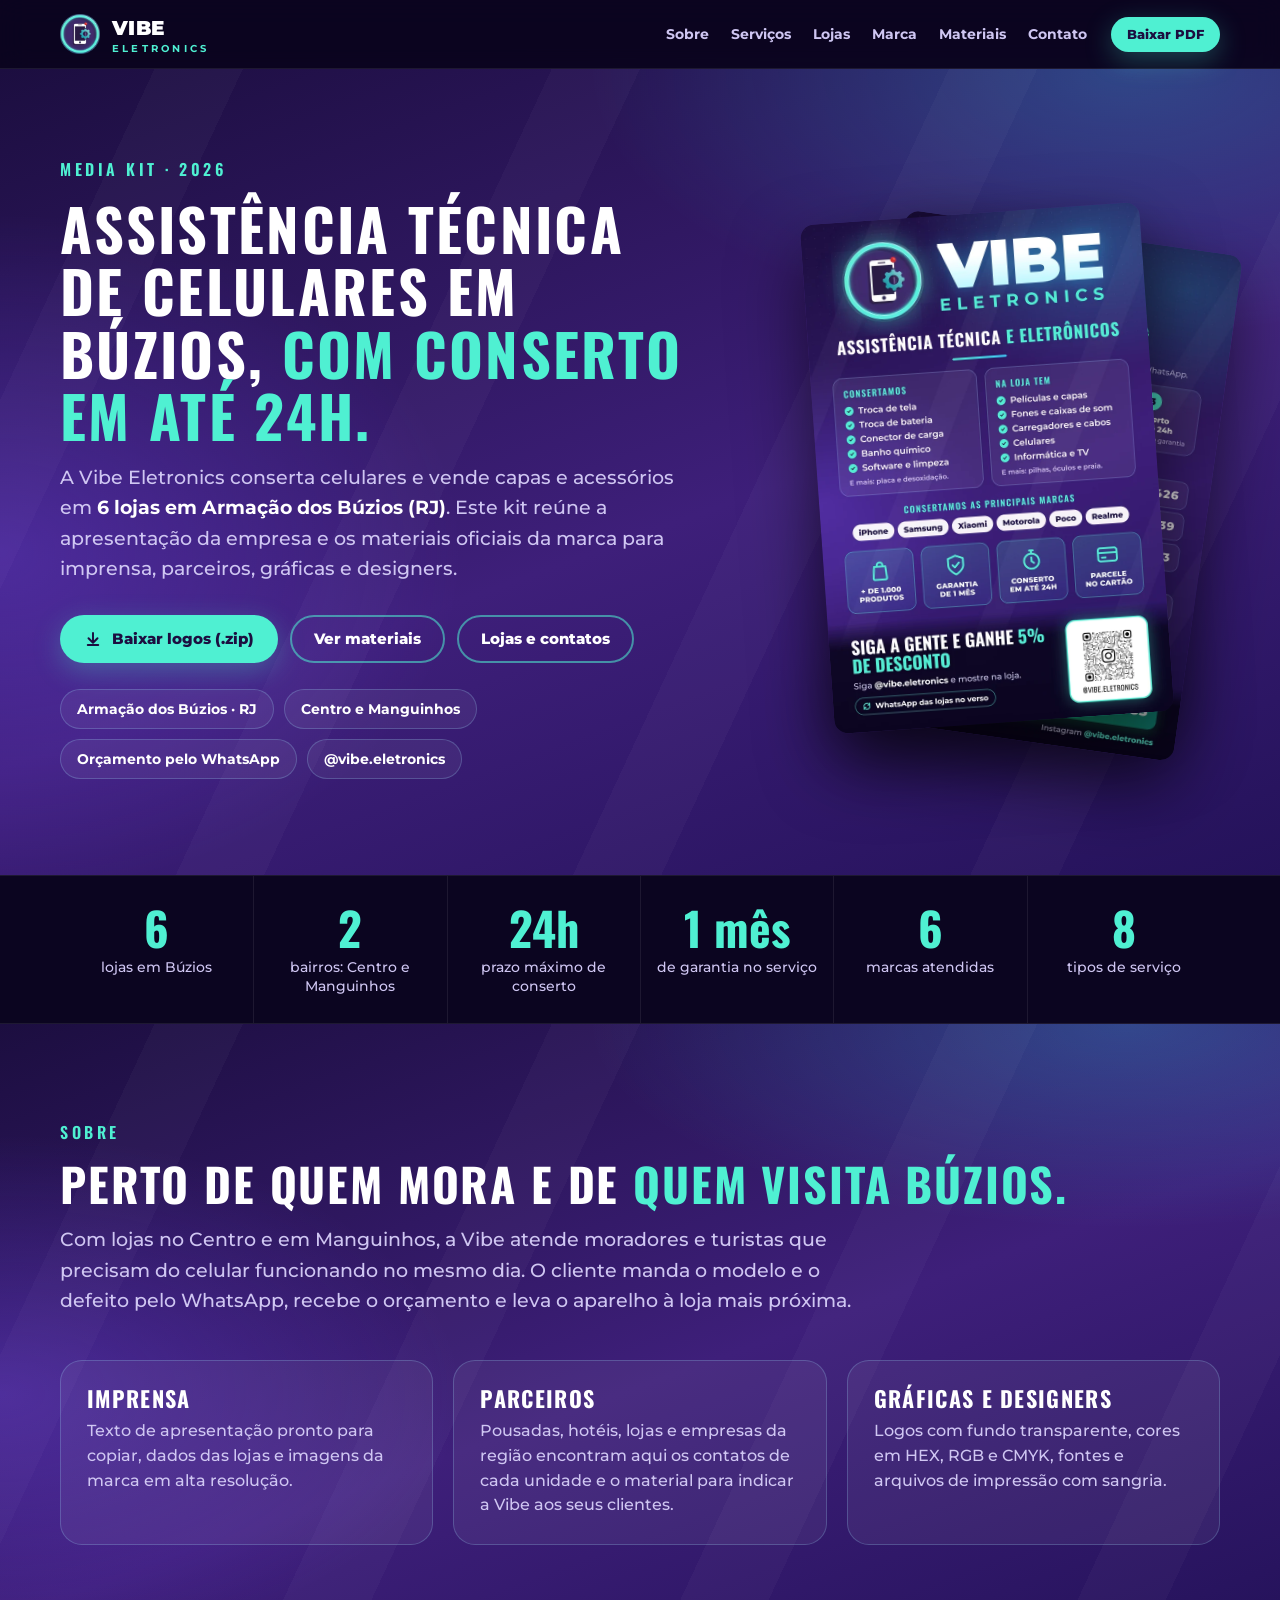
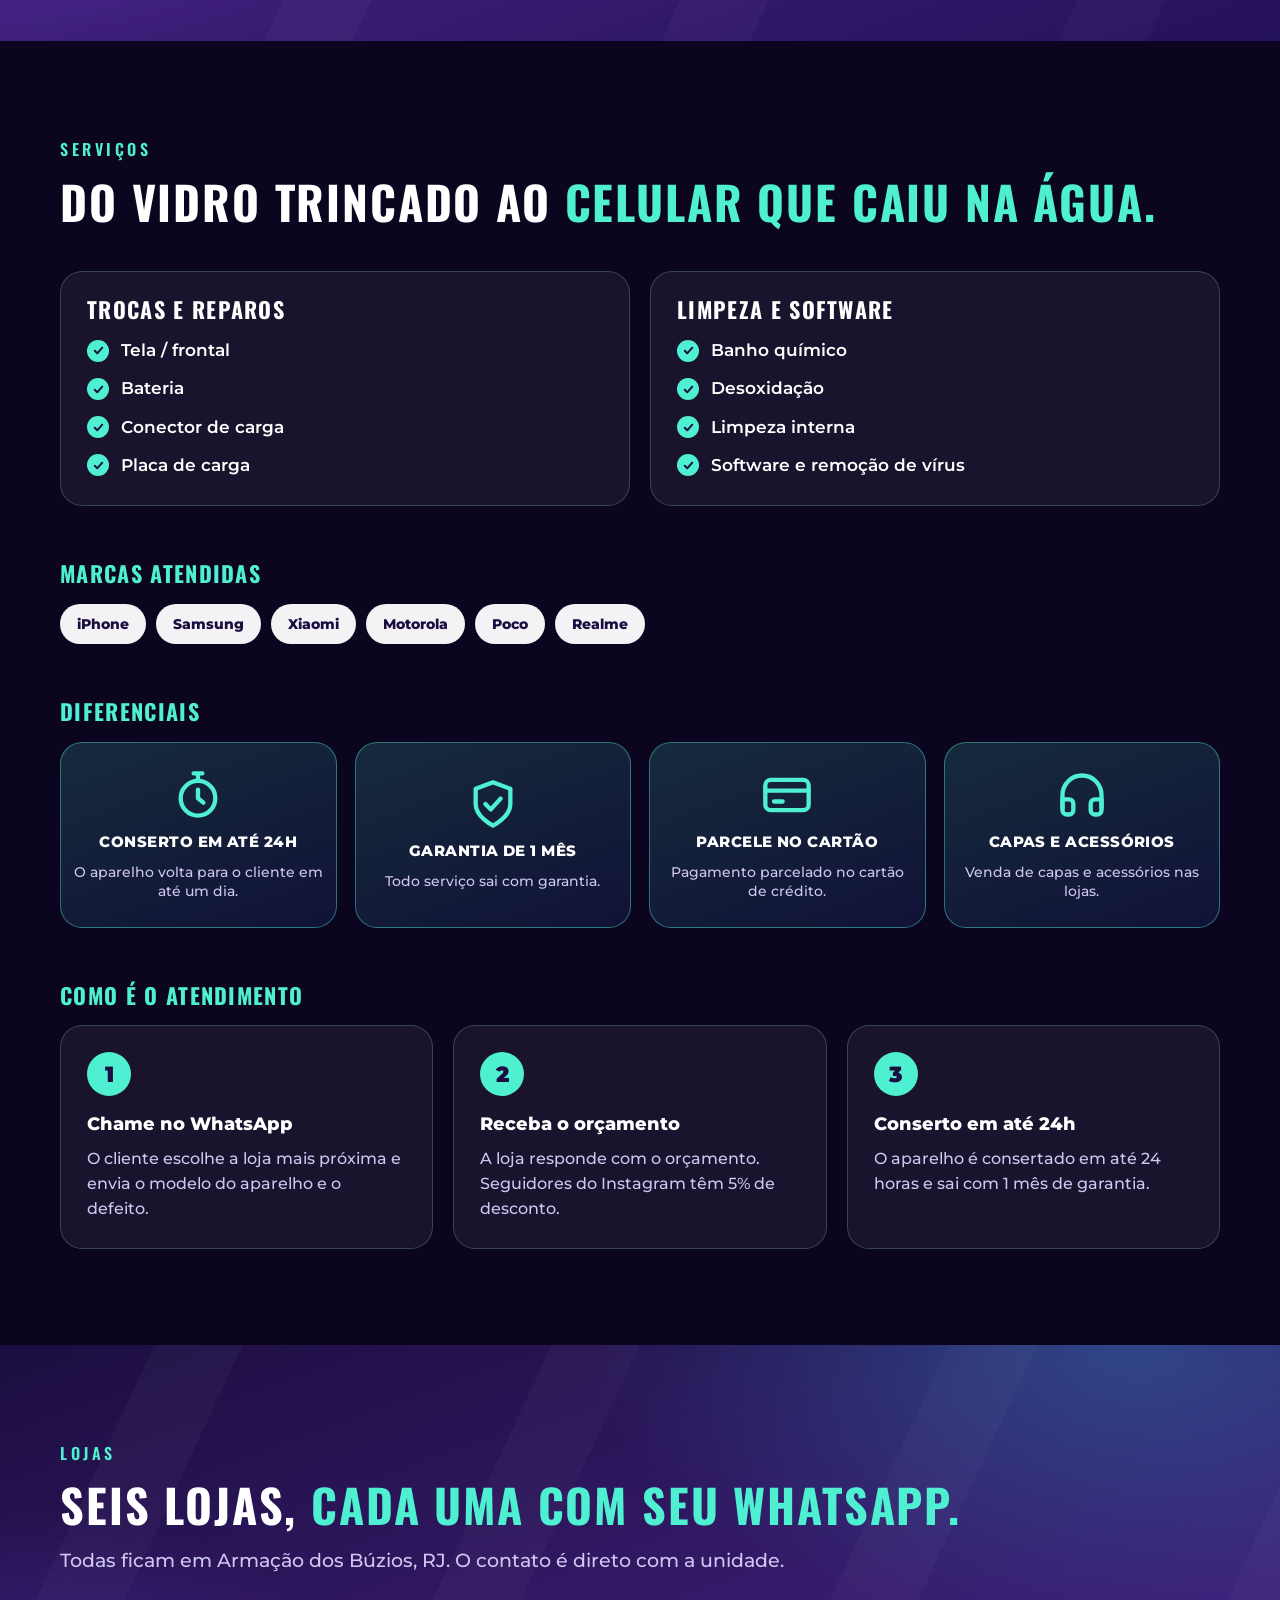
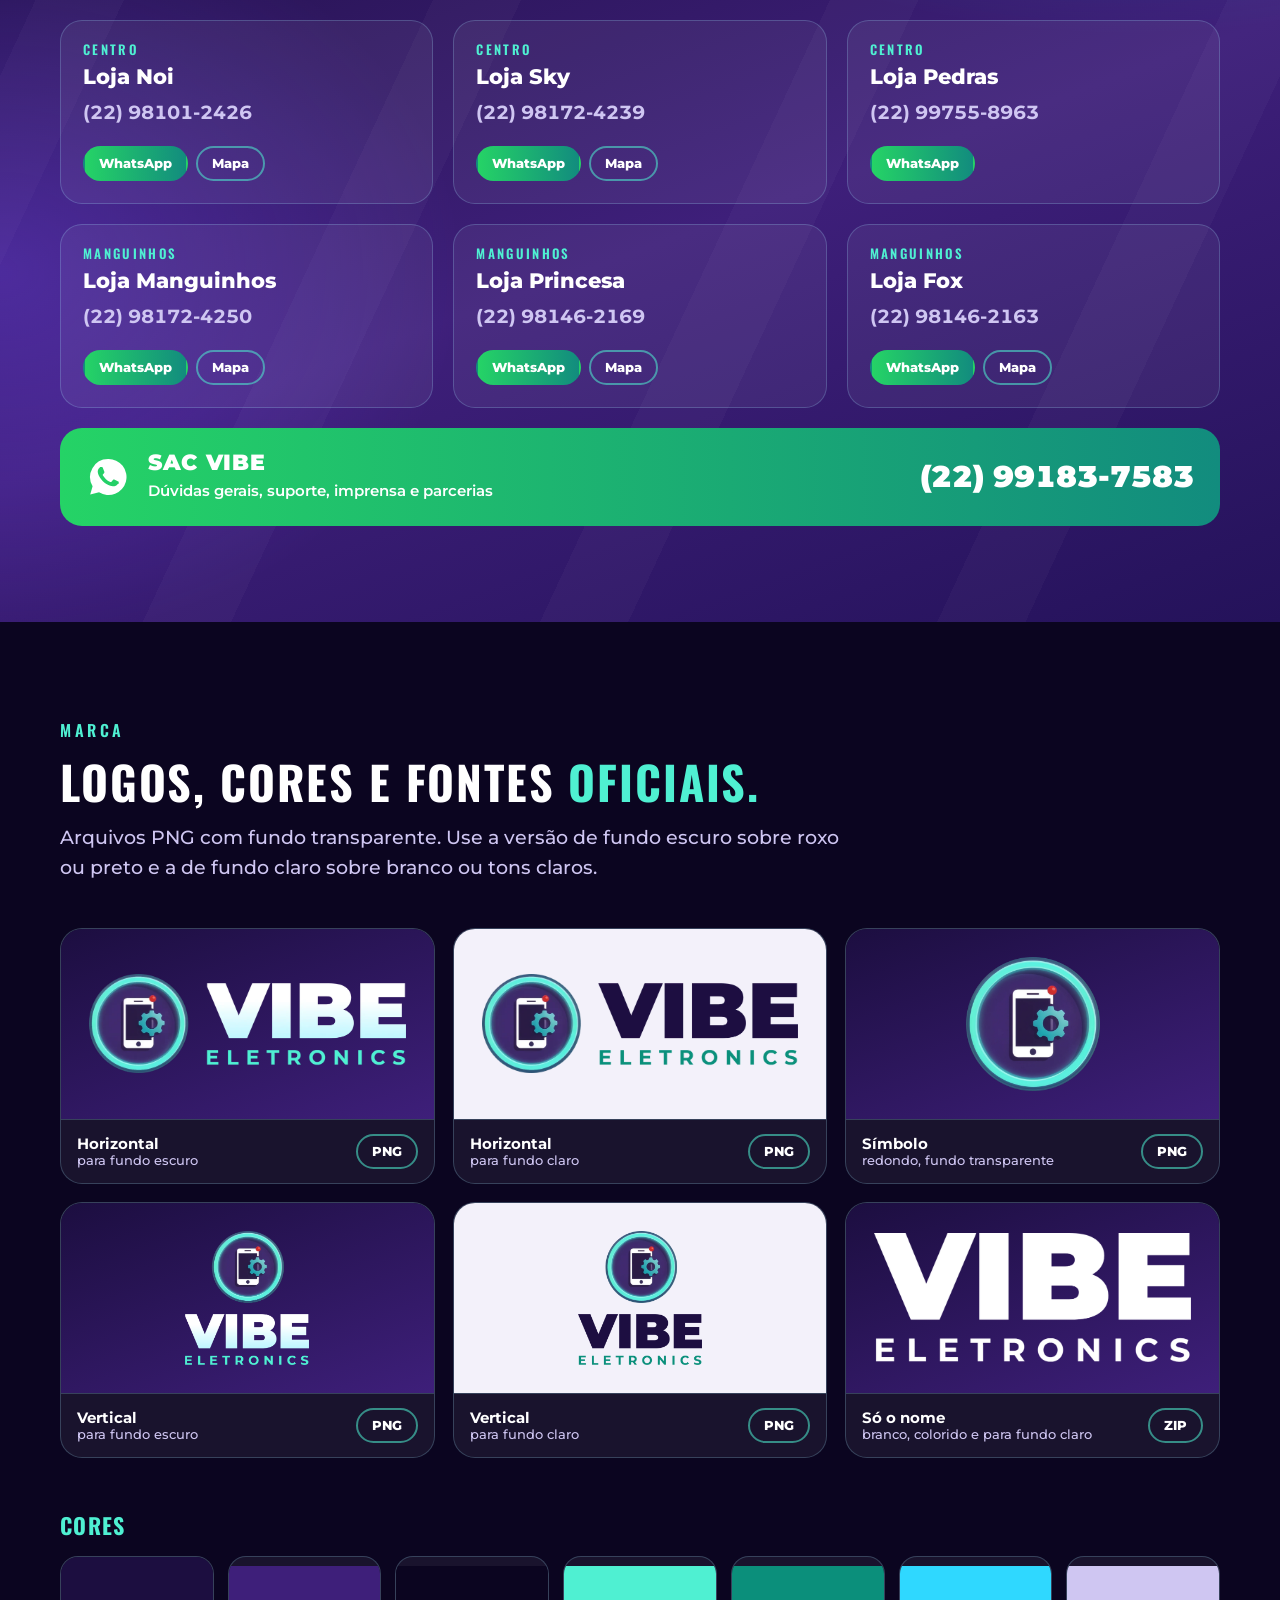
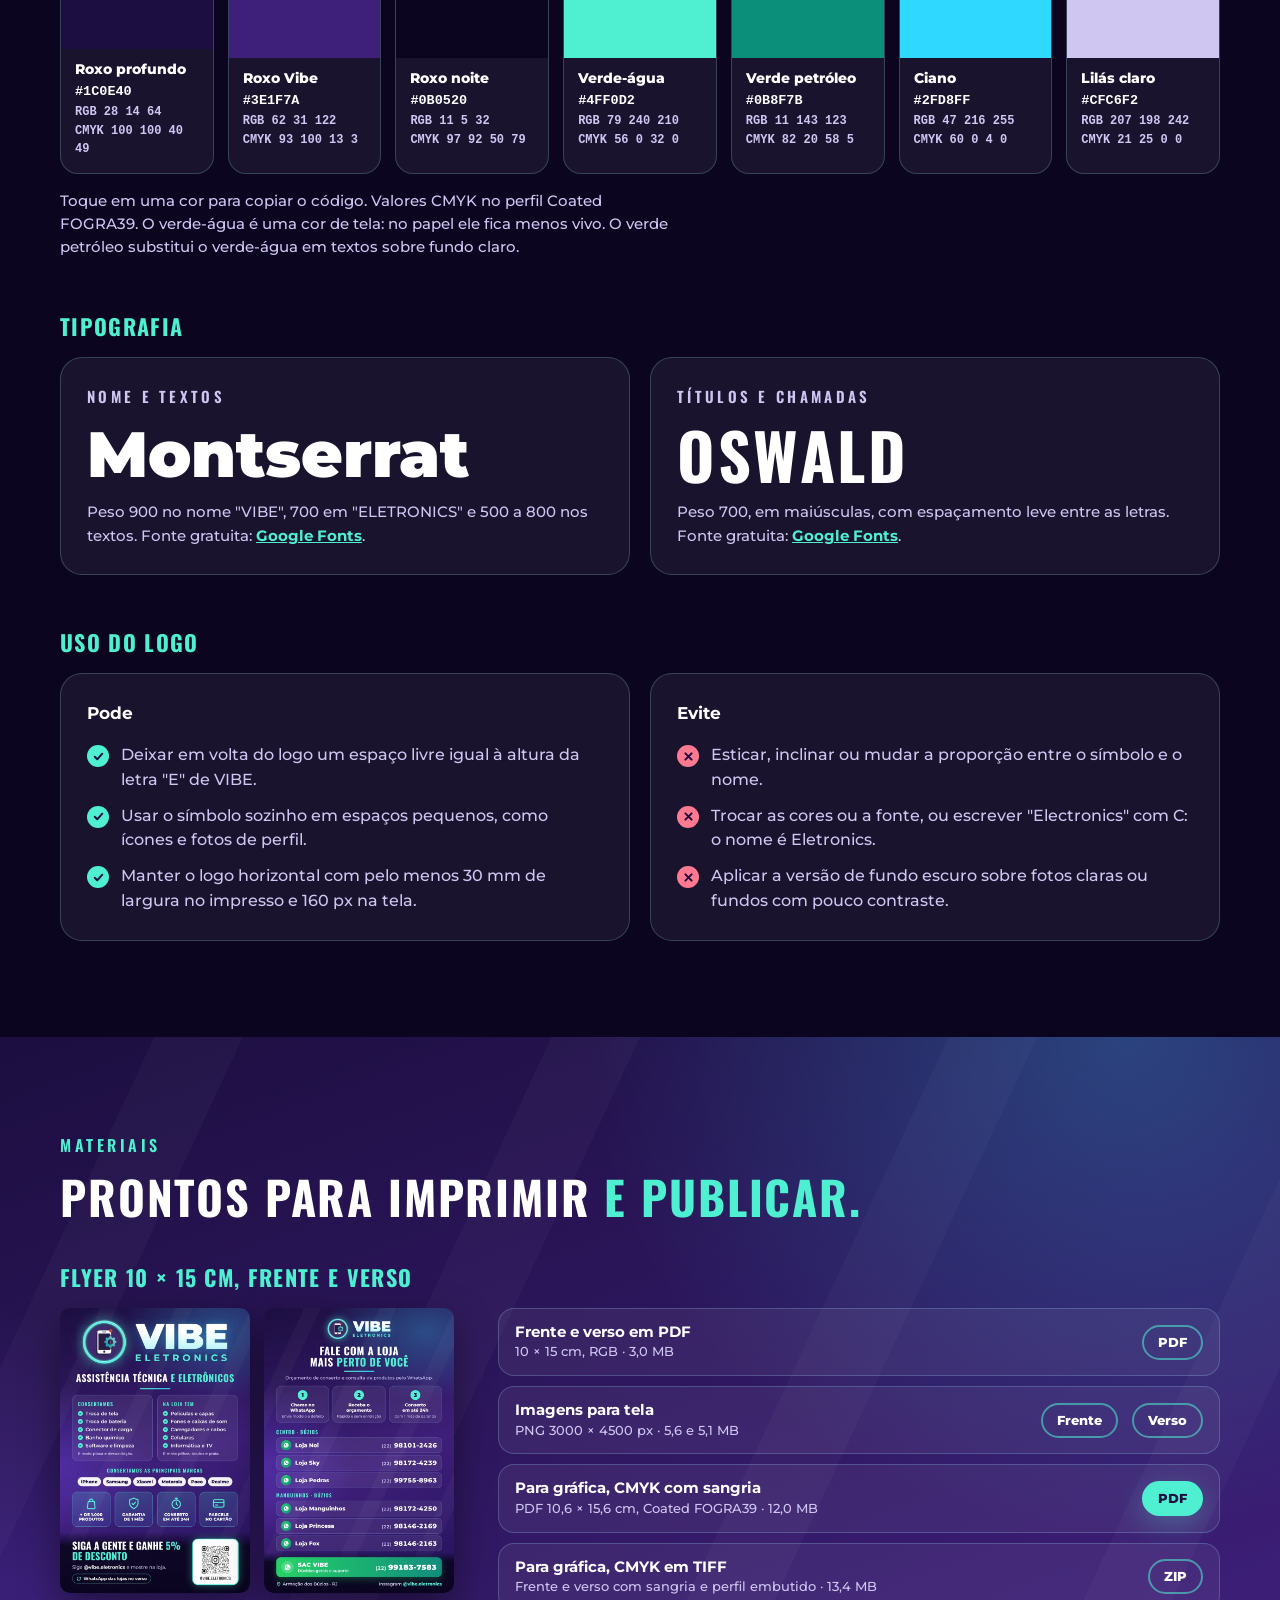
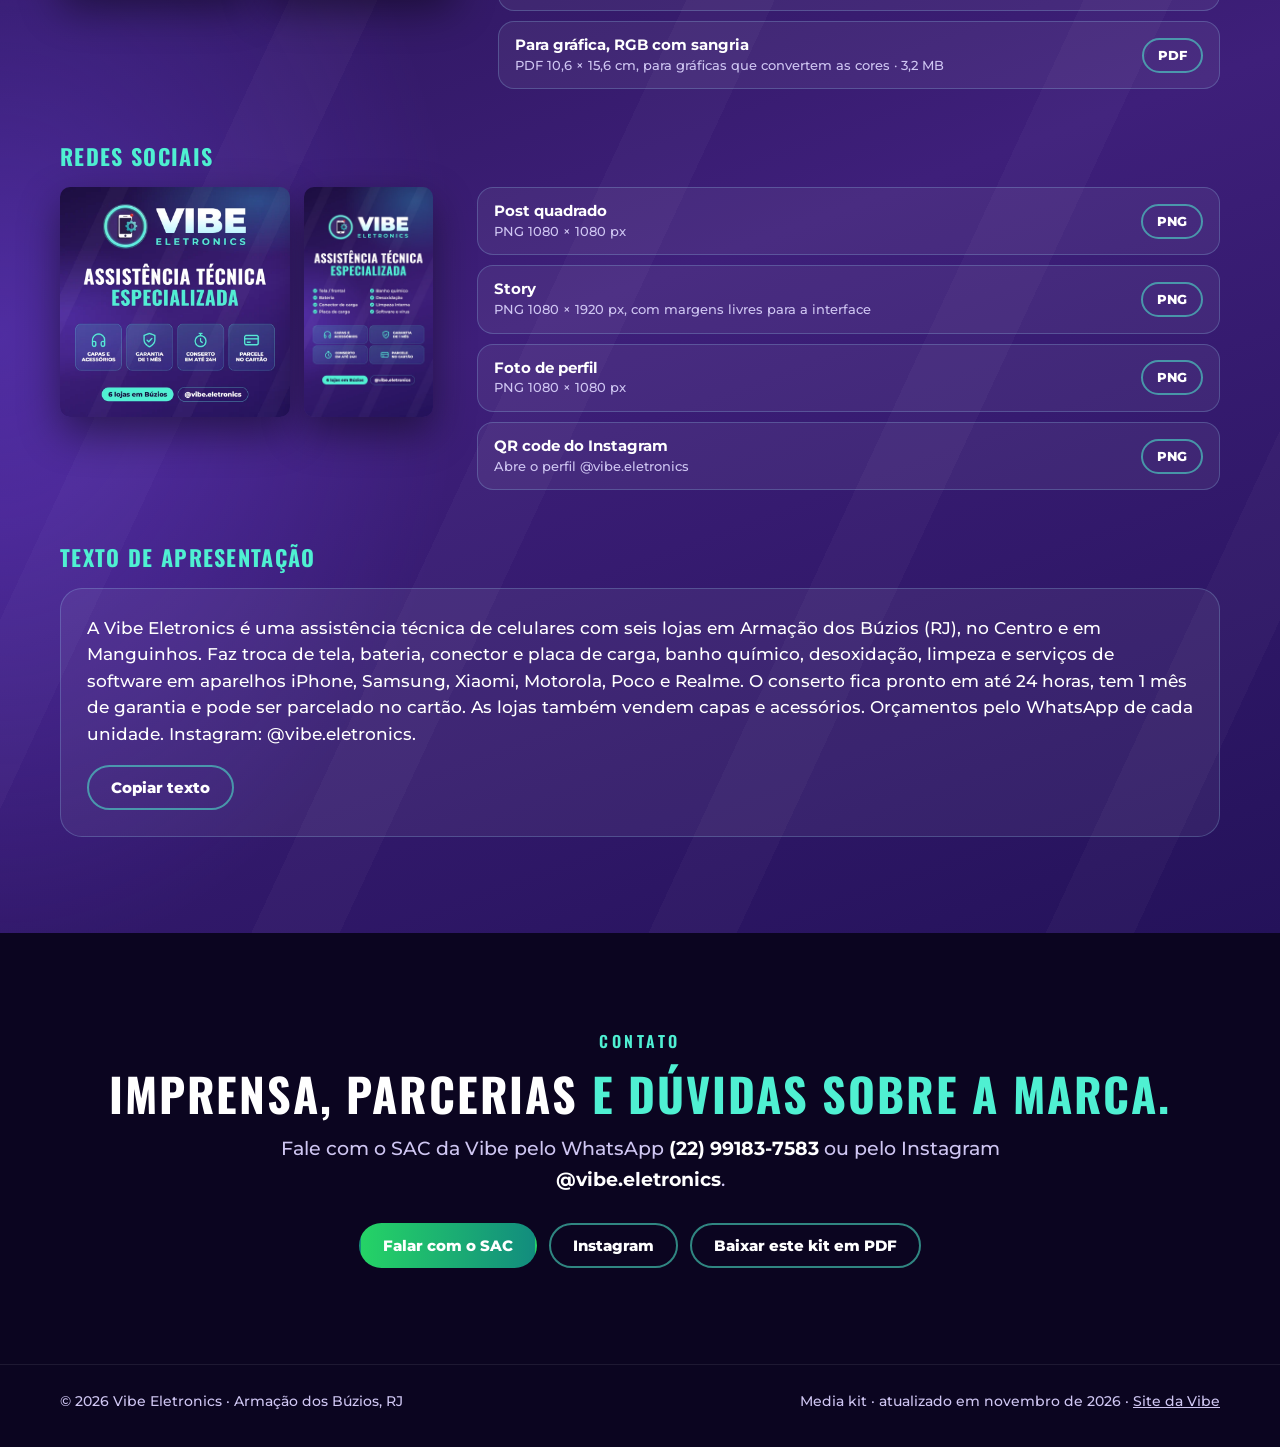
<file: index.html>
<!doctype html>
<html lang="pt-BR">
<head>
<meta charset="utf-8">
<meta name="viewport" content="width=device-width, initial-scale=1, viewport-fit=cover">
<title>Vibe Eletronics · Media kit</title>
<meta name="description" content="Media kit da Vibe Eletronics: assistência técnica de celulares com 6 lojas em Armação dos Búzios, RJ. Apresentação, logos, cores, flyer e artes para download.">
<meta property="og:title" content="Vibe Eletronics · Media kit">
<meta property="og:description" content="Assistência técnica de celulares com 6 lojas em Búzios. Apresentação, logos, cores, flyer e artes para download.">
<meta property="og:image" content="https://blade0667.github.io/vibe-media-kit/img/og.jpg">
<meta property="og:url" content="https://blade0667.github.io/vibe-media-kit/">
<meta property="og:type" content="website">
<meta name="theme-color" content="#0b0520">
<link rel="icon" href="img/icone.png">
<link rel="preconnect" href="https://fonts.googleapis.com">
<link rel="preconnect" href="https://fonts.gstatic.com" crossorigin>
<link rel="stylesheet" href="https://fonts.googleapis.com/css2?family=Montserrat:wght@500;600;700;800;900&family=Oswald:wght@500;600;700&display=swap">
<style>
/* Layout: mesma identidade do flyer — roxo profundo, verde-água, cartões de vidro, títulos em Oswald */
:root {
  --bg0: #0b0520; --bg1: #1c0e40; --bg2: #3e1f7a;
  --mint: #4ff0d2; --cyan: #2fd8ff; --muted: #cfc6f2; --text: #fff;
  --glass: rgba(255,255,255,.06); --line: rgba(160,230,255,.22);
  --wa: #25d366;
  --max: 1160px; --gut: clamp(18px, 4vw, 40px);
}
* { box-sizing: border-box; margin: 0; padding: 0; }
html { scroll-behavior: smooth; scroll-padding-top: 84px; }
body {
  font-family: "Montserrat", "Segoe UI", sans-serif; font-weight: 500; font-size: 17px; line-height: 1.6;
  color: var(--text); background: var(--bg0);
  -webkit-print-color-adjust: exact; print-color-adjust: exact;
  overflow-x: hidden;
}
img { max-width: 100%; height: auto; display: block; }
a { color: inherit; }
:focus-visible { outline: 3px solid var(--mint); outline-offset: 3px; border-radius: 6px; }
.wrap { width: min(var(--max), 100% - 2 * var(--gut)); margin-inline: auto; }

/* fundo com feixes, igual ao flyer */
.glow { position: relative; isolation: isolate; }
.glow::before {
  content: ""; position: absolute; inset: 0; z-index: -1;
  background:
    radial-gradient(70% 55% at 88% 0%, rgba(47,216,255,.24), transparent 60%),
    radial-gradient(60% 70% at 0% 60%, rgba(124,77,255,.34), transparent 60%),
    repeating-linear-gradient(115deg, transparent 0 140px, rgba(255,255,255,.028) 140px 220px, transparent 220px 360px),
    linear-gradient(160deg, var(--bg1) 0%, var(--bg2) 55%, #24125a 100%);
}

/* ---------- Tipos ---------- */
h1, h2, h3, .osw { font-family: "Oswald", sans-serif; font-weight: 700; text-transform: uppercase; letter-spacing: .04em; line-height: 1.08; }
h1 { font-size: clamp(34px, 4.7vw, 58px); }
h2 { font-size: clamp(30px, 4.2vw, 46px); }
h3 { font-size: 22px; letter-spacing: .06em; }
em { font-style: normal; color: var(--mint); }
.eyebrow { font-family: "Oswald", sans-serif; font-weight: 600; font-size: 16px; letter-spacing: .22em; text-transform: uppercase; color: var(--mint); margin-bottom: 14px; }
.lead { color: var(--muted); font-size: clamp(17px, 1.6vw, 19px); max-width: 62ch; margin-top: 16px; }
.lead b, p b { color: #fff; font-weight: 700; }
section { padding: clamp(56px, 8vw, 96px) 0; }
.head { margin-bottom: clamp(28px, 4vw, 44px); }

/* ---------- Peças ---------- */
.card { background: var(--glass); border: 1.5px solid var(--line); border-radius: 22px; }
.btn {
  display: inline-flex; align-items: center; justify-content: center; gap: 10px;
  padding: 13px 22px; border-radius: 999px; border: 2px solid transparent;
  font: 800 15px/1 "Montserrat", sans-serif; text-decoration: none; cursor: pointer; white-space: nowrap;
  transition: transform .15s, box-shadow .15s, background .15s;
}
.btn svg { width: 18px; height: 18px; flex: none; }
.btn:hover { transform: translateY(-2px); }
.btn.cheio { background: var(--mint); color: var(--bg1); box-shadow: 0 8px 28px rgba(79,240,210,.28); }
.btn.linha { border-color: rgba(79,240,210,.55); color: #fff; background: transparent; }
.btn.linha:hover { background: rgba(79,240,210,.12); }
.btn.wa { background: linear-gradient(90deg, #25d366, #128c7e); color: #fff; }
.btn.mini { padding: 9px 14px; font-size: 13px; }
.chips { display: flex; flex-wrap: wrap; gap: 10px; }
.chip { padding: 8px 16px; border-radius: 999px; border: 1.5px solid var(--line); background: var(--glass); font-size: 14px; font-weight: 700; }
.chip.claro { background: rgba(255,255,255,.95); color: var(--bg1); border-color: transparent; font-weight: 800; }

/* ---------- Topo ---------- */
.topo { position: sticky; top: 0; z-index: 20; background: rgba(11,5,32,.82); backdrop-filter: blur(14px); border-bottom: 1px solid rgba(255,255,255,.08); }
.topo .wrap { display: flex; align-items: center; gap: 24px; height: 68px; }
.marca { display: flex; align-items: center; gap: 12px; text-decoration: none; margin-right: auto; }
.marca img { width: 40px; height: 40px; }
.marca span { font-weight: 900; font-size: 20px; letter-spacing: .02em; }
.marca small { display: block; font-size: 9.5px; font-weight: 700; letter-spacing: .34em; color: var(--mint); margin-top: -3px; }
.topo nav { display: flex; gap: 22px; }
.topo nav a { font-size: 14px; font-weight: 700; text-decoration: none; color: var(--muted); }
.topo nav a:hover { color: #fff; }
@media screen and (max-width: 900px) { .topo nav { display: none; } }

/* ---------- Abertura ---------- */
.hero { padding: clamp(48px, 7vw, 88px) 0 clamp(56px, 8vw, 96px); overflow: hidden; }
.hero .wrap { display: grid; grid-template-columns: 1.15fr .85fr; gap: clamp(28px, 5vw, 64px); align-items: center; }
.hero .acoes { display: flex; flex-wrap: wrap; gap: 12px; margin: 30px 0 26px; }
.pilha { position: relative; width: min(340px, 78%); margin: 20px auto; aspect-ratio: 2/3; }
.pilha img { position: absolute; inset: 0; width: 100%; border-radius: 14px; box-shadow: 0 30px 70px rgba(0,0,0,.55); }
.pilha img:first-child { transform: rotate(8deg) translate(16%, 2%); filter: brightness(.82); }
.pilha img:last-child { transform: rotate(-4deg); }
@media screen and (max-width: 860px) { .hero .wrap { grid-template-columns: 1fr; } .pilha { order: -1; width: min(230px, 60%); margin-bottom: 34px; } }

/* ---------- Números ---------- */
.numeros { padding: 0; background: var(--bg0); border-block: 1px solid rgba(255,255,255,.08); }
.numeros .wrap { display: grid; grid-template-columns: repeat(6, 1fr); }
.num { padding: 28px 14px; text-align: center; border-left: 1px solid rgba(255,255,255,.08); }
.num:first-child { border-left: 0; }
.num b { display: block; font: 700 clamp(34px, 4vw, 46px)/1 "Oswald", sans-serif; color: var(--mint); }
.num span { display: block; margin-top: 8px; font-size: 13.5px; line-height: 1.35; color: var(--muted); }
@media screen and (max-width: 860px) { .numeros .wrap { grid-template-columns: repeat(3, 1fr); } .num:nth-child(4) { border-left: 0; } .num:nth-child(n+4) { border-top: 1px solid rgba(255,255,255,.08); } }
@media screen and (max-width: 480px) { .numeros .wrap { grid-template-columns: repeat(2, 1fr); } .num { border-top: 1px solid rgba(255,255,255,.08); } .num:nth-child(odd) { border-left: 0; } .num:nth-child(4) { border-left: 1px solid rgba(255,255,255,.08); } }

/* ---------- Grades ---------- */
.g2 { display: grid; grid-template-columns: repeat(2, 1fr); gap: 20px; }
.g3 { display: grid; grid-template-columns: repeat(3, 1fr); gap: 20px; }
.g4 { display: grid; grid-template-columns: repeat(4, 1fr); gap: 18px; }
@media screen and (max-width: 860px) { .g3 { grid-template-columns: 1fr 1fr; } .g4 { grid-template-columns: 1fr 1fr; } }
@media screen and (max-width: 600px) { .g2, .g3 { grid-template-columns: 1fr; } }
.bloco { padding: 26px; }
.bloco p { color: var(--muted); font-size: 15.5px; margin-top: 8px; }
.sub { margin-top: clamp(36px, 5vw, 56px); }
.sub > h3 { margin-bottom: 18px; color: var(--mint); }

.lista { list-style: none; display: grid; gap: 11px; margin-top: 16px; }
.lista li { display: flex; align-items: center; gap: 12px; font-weight: 600; }
.lista li::before {
  content: ""; flex: none; width: 22px; height: 22px; border-radius: 50%;
  background: var(--mint) url("data:image/svg+xml,%3Csvg xmlns='http://www.w3.org/2000/svg' viewBox='0 0 24 24'%3E%3Cpath d='M6 12.5l4 4 8-9' fill='none' stroke='%231c0e40' stroke-width='3.2' stroke-linecap='round' stroke-linejoin='round'/%3E%3C/svg%3E") center/15px no-repeat;
}
.lista.nao li::before { background-color: #ff7a90; background-image: url("data:image/svg+xml,%3Csvg xmlns='http://www.w3.org/2000/svg' viewBox='0 0 24 24'%3E%3Cpath d='M7 7l10 10M17 7L7 17' fill='none' stroke='%231c0e40' stroke-width='3.2' stroke-linecap='round'/%3E%3C/svg%3E"); }
.lista.txt li { align-items: flex-start; font-weight: 500; font-size: 15.5px; color: var(--muted); }
.lista.txt li::before { margin-top: 2px; }

.perk { display: flex; flex-direction: column; align-items: center; justify-content: center; gap: 12px; padding: 26px 12px; text-align: center; border-radius: 22px;
  background: linear-gradient(160deg, rgba(79,240,210,.16), rgba(79,140,255,.1)); border: 1.5px solid rgba(79,240,210,.42); }
.perk svg { width: 52px; height: 52px; color: var(--mint); }
.perk b { font-weight: 800; font-size: 15px; line-height: 1.2; text-transform: uppercase; letter-spacing: .03em; }
.perk span { font-size: 13.5px; color: var(--muted); line-height: 1.4; }

.passo .n { display: inline-grid; place-items: center; width: 44px; height: 44px; border-radius: 50%; background: var(--mint); color: var(--bg1); font-weight: 900; font-size: 22px; margin-bottom: 14px; }
.passo b { display: block; font-size: 18px; font-weight: 800; }

/* ---------- Lojas ---------- */
.escuro { background: var(--bg0); }
.loja { padding: 22px; display: flex; flex-direction: column; gap: 4px; }
.loja small { font: 600 13px/1 "Oswald", sans-serif; letter-spacing: .18em; text-transform: uppercase; color: var(--mint); }
.loja b { font-size: 21px; font-weight: 800; }
.loja .fone { font-size: 19px; font-weight: 700; font-variant-numeric: tabular-nums; color: var(--muted); }
.loja .acoes { display: flex; gap: 8px; margin-top: 14px; flex-wrap: wrap; }
.sac { margin-top: 20px; padding: 22px 26px; border-radius: 22px; display: flex; align-items: center; gap: 18px; flex-wrap: wrap;
  background: linear-gradient(90deg, #25d366, #128c7e); text-decoration: none; }
.sac svg { width: 44px; height: 44px; flex: none; }
.sac div { flex: 1; min-width: 180px; }
.sac b { display: block; font-size: 22px; font-weight: 900; text-transform: uppercase; letter-spacing: .03em; line-height: 1.2; }
.sac span { font-size: 15px; font-weight: 600; }
.sac strong { font-size: clamp(22px, 3vw, 30px); font-weight: 900; font-variant-numeric: tabular-nums; }

/* ---------- Marca ---------- */
.logos { display: grid; grid-template-columns: repeat(3, 1fr); gap: 18px; }
@media screen and (max-width: 860px) { .logos { grid-template-columns: 1fr 1fr; } }
@media screen and (max-width: 520px) { .logos { grid-template-columns: 1fr; } }
.logo-item { overflow: hidden; display: flex; flex-direction: column; }
.logo-item .palco { display: grid; place-items: center; height: 190px; padding: 28px; }
.logo-item .palco img { max-height: 134px; width: auto; max-width: 100%; object-fit: contain; }
.palco.e { background: linear-gradient(160deg, var(--bg1), var(--bg2)); }
.palco.c { background: #f3f1fa; }
.logo-item .info { display: flex; align-items: center; justify-content: space-between; gap: 10px; padding: 14px 16px; border-top: 1.5px solid var(--line); }
.logo-item .info b { font-size: 14.5px; font-weight: 700; line-height: 1.25; }
.logo-item .info small { display: block; font-size: 12.5px; color: var(--muted); font-weight: 500; }

.cores { display: grid; grid-template-columns: repeat(7, 1fr); gap: 14px; }
@media screen and (max-width: 980px) { .cores { grid-template-columns: repeat(4, 1fr); } }
@media screen and (max-width: 560px) { .cores { grid-template-columns: repeat(2, 1fr); } }
.cor { all: unset; box-sizing: border-box; cursor: pointer; display: block; border-radius: 18px; overflow: hidden; border: 1.5px solid var(--line); background: var(--glass); }
.cor:hover { border-color: var(--mint); }
.cor i { display: block; height: 92px; }
.cor div { padding: 12px 14px 14px; }
.cor b { display: block; font-size: 14px; font-weight: 800; line-height: 1.25; }
.cor code { display: block; font: 600 12px/1.55 ui-monospace, Consolas, monospace; color: var(--muted); }
.cor code:first-of-type { color: #fff; font-size: 13.5px; margin-top: 4px; }

.tipo { padding: 26px; }
.tipo .amostra { font-size: clamp(40px, 6vw, 64px); line-height: 1; margin: 6px 0 14px; }
.tipo .mont { font-family: "Montserrat", sans-serif; font-weight: 900; text-transform: none; letter-spacing: 0; }
.tipo p { color: var(--muted); font-size: 15px; }
.tipo a { color: var(--mint); font-weight: 700; }

/* ---------- Materiais ---------- */
.material { display: grid; grid-template-columns: auto 1fr; gap: clamp(22px, 4vw, 44px); align-items: start; }
@media screen and (max-width: 760px) { .material { grid-template-columns: 1fr; } }
.previas { display: flex; gap: 14px; align-items: flex-start; }
.previas img { border-radius: 10px; box-shadow: 0 16px 40px rgba(0,0,0,.45); }
.previas.flyer img { width: clamp(120px, 17vw, 190px); }
.previas.redes img { height: clamp(150px, 20vw, 230px); width: auto; }
.arquivos { list-style: none; display: grid; gap: 10px; }
.arquivos li { display: flex; align-items: center; gap: 14px; padding: 13px 16px; border-radius: 16px; background: var(--glass); border: 1.5px solid var(--line); }
.arquivos li div { flex: 1; min-width: 0; }
.arquivos b { display: block; font-size: 15px; font-weight: 700; line-height: 1.3; }
.arquivos small { display: block; font-size: 13px; color: var(--muted); }

.texto-pronto { padding: 26px; }
.texto-pronto p { color: #fff; font-size: 16.5px; }
.texto-pronto .btn { margin-top: 18px; }

/* ---------- Fechamento ---------- */
.fim { text-align: center; }
.fim .acoes { display: flex; justify-content: center; flex-wrap: wrap; gap: 12px; margin-top: 28px; }
footer { padding: 26px 0 34px; background: var(--bg0); color: var(--muted); font-size: 13.5px; border-top: 1px solid rgba(255,255,255,.08); }
footer .wrap { display: flex; justify-content: space-between; gap: 12px; flex-wrap: wrap; }

.aviso { position: fixed; left: 50%; bottom: 26px; translate: -50% 0; z-index: 40; padding: 12px 20px; border-radius: 999px; background: var(--mint); color: var(--bg1); font-weight: 800; font-size: 14px; box-shadow: 0 10px 30px rgba(0,0,0,.4); opacity: 0; pointer-events: none; transition: opacity .2s; }
.aviso.on { opacity: 1; }
@media (prefers-reduced-motion: reduce) { html { scroll-behavior: auto; } .btn { transition: none; } }

/* ---------- PDF (impressão): página larga, mesma aparência da tela ---------- */
@page { size: 1200px 1697px; margin: 0; }
@media print {
  html { scroll-behavior: auto; }
  body { font-size: 16px; }
  .topo { position: static; }
  .topo nav, .topo .btn, .so-tela, .aviso { display: none !important; }
  section { padding: 54px 0; }
  .card, .perk, .cor, .arquivos li, .sac, .num, .head, .material, .tipo, .g2, .g3, .g4 { break-inside: avoid; }
  h2, h3, .head, .sub > h3 { break-after: avoid; }
  .btn:hover { transform: none; }
}
</style>
</head>
<body>

<header class="topo">
  <div class="wrap">
    <a class="marca" href="#inicio" aria-label="Vibe Eletronics, início">
      <img src="img/vibe-simbolo.webp" alt="" width="40" height="40">
      <span>VIBE<small>ELETRONICS</small></span>
    </a>
    <nav aria-label="Seções">
      <a href="#sobre">Sobre</a>
      <a href="#servicos">Serviços</a>
      <a href="#lojas">Lojas</a>
      <a href="#marca">Marca</a>
      <a href="#materiais">Materiais</a>
      <a href="#contato">Contato</a>
    </nav>
    <a class="btn cheio mini" href="Vibe-Eletronics-Media-Kit.pdf" target="_blank" rel="noopener">Baixar PDF</a>
  </div>
</header>

<main id="inicio">

<!-- Abertura -->
<section class="hero glow">
  <div class="wrap">
    <div>
      <p class="eyebrow">Media kit · 2026</p>
      <h1>Assistência técnica de celulares em Búzios, <em>com conserto em até 24h.</em></h1>
      <p class="lead">A Vibe Eletronics conserta celulares e vende capas e acessórios em <b>6 lojas em Armação dos Búzios (RJ)</b>. Este kit reúne a apresentação da empresa e os materiais oficiais da marca para imprensa, parceiros, gráficas e designers.</p>
      <div class="acoes so-tela">
        <a class="btn cheio" href="downloads/logos/vibe-logos.zip" download>
          <svg viewBox="0 0 24 24" fill="none" stroke="currentColor" stroke-width="2.6" stroke-linecap="round" stroke-linejoin="round"><path d="M12 4v12M6 11l6 6 6-6M5 20h14"/></svg>
          Baixar logos (.zip)</a>
        <a class="btn linha" href="#materiais">Ver materiais</a>
        <a class="btn linha" href="#lojas">Lojas e contatos</a>
      </div>
      <div class="chips">
        <span class="chip">Armação dos Búzios · RJ</span>
        <span class="chip">Centro e Manguinhos</span>
        <span class="chip">Orçamento pelo WhatsApp</span>
        <span class="chip">@vibe.eletronics</span>
      </div>
    </div>
    <div class="pilha" aria-hidden="true">
      <img src="img/Flyer-verso.webp" alt="" width="700" height="1050">
      <img src="img/Flyer-frente.webp" alt="" width="700" height="1050">
    </div>
  </div>
</section>

<!-- Números -->
<section class="numeros" aria-label="A Vibe em números">
  <div class="wrap">
    <div class="num"><b>6</b><span>lojas em Búzios</span></div>
    <div class="num"><b>2</b><span>bairros: Centro e Manguinhos</span></div>
    <div class="num"><b>24h</b><span>prazo máximo de conserto</span></div>
    <div class="num"><b>1 mês</b><span>de garantia no serviço</span></div>
    <div class="num"><b>6</b><span>marcas atendidas</span></div>
    <div class="num"><b>8</b><span>tipos de serviço</span></div>
  </div>
</section>

<!-- Sobre -->
<section id="sobre" class="glow">
  <div class="wrap">
    <div class="head">
      <p class="eyebrow">Sobre</p>
      <h2>Perto de quem mora e de <em>quem visita Búzios.</em></h2>
      <p class="lead">Com lojas no Centro e em Manguinhos, a Vibe atende moradores e turistas que precisam do celular funcionando no mesmo dia. O cliente manda o modelo e o defeito pelo WhatsApp, recebe o orçamento e leva o aparelho à loja mais próxima.</p>
    </div>
    <div class="g3">
      <div class="card bloco"><h3>Imprensa</h3><p>Texto de apresentação pronto para copiar, dados das lojas e imagens da marca em alta resolução.</p></div>
      <div class="card bloco"><h3>Parceiros</h3><p>Pousadas, hotéis, lojas e empresas da região encontram aqui os contatos de cada unidade e o material para indicar a Vibe aos seus clientes.</p></div>
      <div class="card bloco"><h3>Gráficas e designers</h3><p>Logos com fundo transparente, cores em HEX, RGB e CMYK, fontes e arquivos de impressão com sangria.</p></div>
    </div>
  </div>
</section>

<!-- Serviços -->
<section id="servicos" class="escuro">
  <div class="wrap">
    <div class="head">
      <p class="eyebrow">Serviços</p>
      <h2>Do vidro trincado ao <em>celular que caiu na água.</em></h2>
    </div>
    <div class="g2">
      <div class="card bloco">
        <h3>Trocas e reparos</h3>
        <ul class="lista"><li>Tela / frontal</li><li>Bateria</li><li>Conector de carga</li><li>Placa de carga</li></ul>
      </div>
      <div class="card bloco">
        <h3>Limpeza e software</h3>
        <ul class="lista"><li>Banho químico</li><li>Desoxidação</li><li>Limpeza interna</li><li>Software e remoção de vírus</li></ul>
      </div>
    </div>

    <div class="sub">
      <h3>Marcas atendidas</h3>
      <div class="chips">
        <span class="chip claro">iPhone</span><span class="chip claro">Samsung</span><span class="chip claro">Xiaomi</span>
        <span class="chip claro">Motorola</span><span class="chip claro">Poco</span><span class="chip claro">Realme</span>
      </div>
    </div>

    <div class="sub">
      <h3>Diferenciais</h3>
      <div class="g4">
        <div class="perk"><svg viewBox="0 0 24 24" fill="none" stroke="currentColor" stroke-width="2" stroke-linecap="round" stroke-linejoin="round"><circle cx="12" cy="13.5" r="8"/><path d="M12 9.5v4l2.5 2M10 2h4M12 2v3.5"/></svg><b>Conserto em até 24h</b><span>O aparelho volta para o cliente em até um dia.</span></div>
        <div class="perk"><svg viewBox="0 0 24 24" fill="none" stroke="currentColor" stroke-width="2" stroke-linecap="round" stroke-linejoin="round"><path d="M12 22s8-4 8-10V5l-8-3-8 3v7c0 6 8 10 8 10z"/><path d="M8.5 12l2.5 2.5 4.5-5"/></svg><b>Garantia de 1 mês</b><span>Todo serviço sai com garantia.</span></div>
        <div class="perk"><svg viewBox="0 0 24 24" fill="none" stroke="currentColor" stroke-width="2" stroke-linecap="round" stroke-linejoin="round"><rect x="2" y="5" width="20" height="14" rx="2.5"/><path d="M2 10h20M6 15h4"/></svg><b>Parcele no cartão</b><span>Pagamento parcelado no cartão de crédito.</span></div>
        <div class="perk"><svg viewBox="0 0 24 24" fill="none" stroke="currentColor" stroke-width="2" stroke-linecap="round" stroke-linejoin="round"><path d="M3 18v-6a9 9 0 0 1 18 0v6"/><path d="M21 19a2 2 0 0 1-2 2h-1a2 2 0 0 1-2-2v-3a2 2 0 0 1 2-2h3zM3 19a2 2 0 0 0 2 2h1a2 2 0 0 0 2-2v-3a2 2 0 0 0-2-2H3z"/></svg><b>Capas e acessórios</b><span>Venda de capas e acessórios nas lojas.</span></div>
      </div>
    </div>

    <div class="sub">
      <h3>Como é o atendimento</h3>
      <div class="g3">
        <div class="card bloco passo"><span class="n">1</span><b>Chame no WhatsApp</b><p>O cliente escolhe a loja mais próxima e envia o modelo do aparelho e o defeito.</p></div>
        <div class="card bloco passo"><span class="n">2</span><b>Receba o orçamento</b><p>A loja responde com o orçamento. Seguidores do Instagram têm 5% de desconto.</p></div>
        <div class="card bloco passo"><span class="n">3</span><b>Conserto em até 24h</b><p>O aparelho é consertado em até 24 horas e sai com 1 mês de garantia.</p></div>
      </div>
    </div>
  </div>
</section>

<!-- Lojas -->
<section id="lojas" class="glow">
  <div class="wrap">
    <div class="head">
      <p class="eyebrow">Lojas</p>
      <h2>Seis lojas, <em>cada uma com seu WhatsApp.</em></h2>
      <p class="lead">Todas ficam em Armação dos Búzios, RJ. O contato é direto com a unidade.</p>
    </div>
    <div class="g3">
      <div class="card loja"><small>Centro</small><b>Loja Noi</b><span class="fone">(22) 98101-2426</span>
        <div class="acoes so-tela"><a class="btn wa mini" href="https://wa.me/5522981012426" target="_blank" rel="noopener">WhatsApp</a><a class="btn linha mini" href="https://www.google.com/maps?q=-22.7561717,-41.8883556" target="_blank" rel="noopener">Mapa</a></div></div>
      <div class="card loja"><small>Centro</small><b>Loja Sky</b><span class="fone">(22) 98172-4239</span>
        <div class="acoes so-tela"><a class="btn wa mini" href="https://wa.me/5522981724239" target="_blank" rel="noopener">WhatsApp</a><a class="btn linha mini" href="https://www.google.com/maps?q=-22.7566832,-41.8888317" target="_blank" rel="noopener">Mapa</a></div></div>
      <div class="card loja"><small>Centro</small><b>Loja Pedras</b><span class="fone">(22) 99755-8963</span>
        <div class="acoes so-tela"><a class="btn wa mini" href="https://wa.me/5522997558963" target="_blank" rel="noopener">WhatsApp</a></div></div>
      <div class="card loja"><small>Manguinhos</small><b>Loja Manguinhos</b><span class="fone">(22) 98172-4250</span>
        <div class="acoes so-tela"><a class="btn wa mini" href="https://wa.me/5522981724250" target="_blank" rel="noopener">WhatsApp</a><a class="btn linha mini" href="https://www.google.com/maps?q=-22.771125,-41.9122112" target="_blank" rel="noopener">Mapa</a></div></div>
      <div class="card loja"><small>Manguinhos</small><b>Loja Princesa</b><span class="fone">(22) 98146-2169</span>
        <div class="acoes so-tela"><a class="btn wa mini" href="https://wa.me/5522981462169" target="_blank" rel="noopener">WhatsApp</a><a class="btn linha mini" href="https://www.google.com/maps?q=-22.7716795,-41.9125966" target="_blank" rel="noopener">Mapa</a></div></div>
      <div class="card loja"><small>Manguinhos</small><b>Loja Fox</b><span class="fone">(22) 98146-2163</span>
        <div class="acoes so-tela"><a class="btn wa mini" href="https://wa.me/5522981462163" target="_blank" rel="noopener">WhatsApp</a><a class="btn linha mini" href="https://www.google.com/maps?q=-22.7728478,-41.9133801" target="_blank" rel="noopener">Mapa</a></div></div>
    </div>
    <a class="sac" href="https://wa.me/5522991837583" target="_blank" rel="noopener">
      <svg viewBox="0 0 24 24" fill="#fff"><path d="M12 2.2A9.8 9.8 0 0 0 3.6 17l-1.3 4.6 4.8-1.3A9.8 9.8 0 1 0 12 2.2zm5.3 13.6c-.2.6-1.3 1.2-1.8 1.2-.5.1-1 .2-3.3-.7-2.8-1.1-4.6-4-4.7-4.2-.1-.2-1.1-1.5-1.1-2.9s.7-2 1-2.3c.2-.3.5-.3.7-.3h.5c.2 0 .4 0 .6.5l.8 2c.1.2.1.4 0 .5l-.3.5-.4.4c-.1.1-.3.3-.1.6.2.3.8 1.3 1.7 2.1 1.1 1 2.1 1.3 2.4 1.5.3.1.5.1.6-.1l.9-1.1c.2-.3.4-.2.6-.1l1.9.9c.3.1.5.2.5.3.1.2.1.7-.1 1.2z"/></svg>
      <div><b>SAC Vibe</b><span>Dúvidas gerais, suporte, imprensa e parcerias</span></div>
      <strong>(22) 99183-7583</strong>
    </a>
  </div>
</section>

<!-- Marca -->
<section id="marca" class="escuro">
  <div class="wrap">
    <div class="head">
      <p class="eyebrow">Marca</p>
      <h2>Logos, cores e fontes <em>oficiais.</em></h2>
      <p class="lead">Arquivos PNG com fundo transparente. Use a versão de fundo escuro sobre roxo ou preto e a de fundo claro sobre branco ou tons claros.</p>
    </div>

    <div class="logos">
      <div class="card logo-item"><div class="palco e"><img src="img/vibe-logo-horizontal-fundo-escuro.webp" alt="Logo horizontal da Vibe Eletronics para fundo escuro" loading="lazy"></div>
        <div class="info"><b>Horizontal<small>para fundo escuro</small></b><a class="btn linha mini so-tela" href="downloads/logos/vibe-logo-horizontal-fundo-escuro.png" download>PNG</a></div></div>
      <div class="card logo-item"><div class="palco c"><img src="img/vibe-logo-horizontal-fundo-claro.webp" alt="Logo horizontal da Vibe Eletronics para fundo claro" loading="lazy"></div>
        <div class="info"><b>Horizontal<small>para fundo claro</small></b><a class="btn linha mini so-tela" href="downloads/logos/vibe-logo-horizontal-fundo-claro.png" download>PNG</a></div></div>
      <div class="card logo-item"><div class="palco e"><img src="img/vibe-simbolo.webp" alt="Símbolo da Vibe Eletronics: celular com engrenagem dentro de um anel verde-água" loading="lazy"></div>
        <div class="info"><b>Símbolo<small>redondo, fundo transparente</small></b><a class="btn linha mini so-tela" href="downloads/logos/vibe-simbolo.png" download>PNG</a></div></div>
      <div class="card logo-item"><div class="palco e"><img src="img/vibe-logo-vertical-fundo-escuro.webp" alt="Logo vertical para fundo escuro" loading="lazy"></div>
        <div class="info"><b>Vertical<small>para fundo escuro</small></b><a class="btn linha mini so-tela" href="downloads/logos/vibe-logo-vertical-fundo-escuro.png" download>PNG</a></div></div>
      <div class="card logo-item"><div class="palco c"><img src="img/vibe-logo-vertical-fundo-claro.webp" alt="Logo vertical para fundo claro" loading="lazy"></div>
        <div class="info"><b>Vertical<small>para fundo claro</small></b><a class="btn linha mini so-tela" href="downloads/logos/vibe-logo-vertical-fundo-claro.png" download>PNG</a></div></div>
      <div class="card logo-item"><div class="palco e"><img src="img/vibe-nome-branco.webp" alt="Nome Vibe Eletronics em branco" loading="lazy"></div>
        <div class="info"><b>Só o nome<small>branco, colorido e para fundo claro</small></b><a class="btn linha mini so-tela" href="downloads/logos/vibe-logos.zip" download>ZIP</a></div></div>
    </div>

    <div class="sub">
      <h3>Cores</h3>
      <div class="cores">
        <button class="cor" data-hex="#1C0E40"><i style="background:#1c0e40"></i><div><b>Roxo profundo</b><code>#1C0E40</code><code>RGB 28 14 64</code><code>CMYK 100 100 40 49</code></div></button>
        <button class="cor" data-hex="#3E1F7A"><i style="background:#3e1f7a"></i><div><b>Roxo Vibe</b><code>#3E1F7A</code><code>RGB 62 31 122</code><code>CMYK 93 100 13 3</code></div></button>
        <button class="cor" data-hex="#0B0520"><i style="background:#0b0520"></i><div><b>Roxo noite</b><code>#0B0520</code><code>RGB 11 5 32</code><code>CMYK 97 92 50 79</code></div></button>
        <button class="cor" data-hex="#4FF0D2"><i style="background:#4ff0d2"></i><div><b>Verde-água</b><code>#4FF0D2</code><code>RGB 79 240 210</code><code>CMYK 56 0 32 0</code></div></button>
        <button class="cor" data-hex="#0B8F7B"><i style="background:#0b8f7b"></i><div><b>Verde petróleo</b><code>#0B8F7B</code><code>RGB 11 143 123</code><code>CMYK 82 20 58 5</code></div></button>
        <button class="cor" data-hex="#2FD8FF"><i style="background:#2fd8ff"></i><div><b>Ciano</b><code>#2FD8FF</code><code>RGB 47 216 255</code><code>CMYK 60 0 4 0</code></div></button>
        <button class="cor" data-hex="#CFC6F2"><i style="background:#cfc6f2"></i><div><b>Lilás claro</b><code>#CFC6F2</code><code>RGB 207 198 242</code><code>CMYK 21 25 0 0</code></div></button>
      </div>
      <p class="lead" style="font-size:14.5px">Toque em uma cor para copiar o código. Valores CMYK no perfil Coated FOGRA39. O verde-água é uma cor de tela: no papel ele fica menos vivo. O verde petróleo substitui o verde-água em textos sobre fundo claro.</p>
    </div>

    <div class="sub">
      <h3>Tipografia</h3>
      <div class="g2">
        <div class="card tipo"><p class="eyebrow">Nome e textos</p><div class="amostra mont">Montserrat</div><p>Peso 900 no nome "VIBE", 700 em "ELETRONICS" e 500 a 800 nos textos. Fonte gratuita: <a href="https://fonts.google.com/specimen/Montserrat" target="_blank" rel="noopener">Google Fonts</a>.</p></div>
        <div class="card tipo"><p class="eyebrow">Títulos e chamadas</p><div class="amostra osw">Oswald</div><p>Peso 700, em maiúsculas, com espaçamento leve entre as letras. Fonte gratuita: <a href="https://fonts.google.com/specimen/Oswald" target="_blank" rel="noopener">Google Fonts</a>.</p></div>
      </div>
    </div>

    <div class="sub">
      <h3>Uso do logo</h3>
      <div class="g2">
        <div class="card bloco"><b>Pode</b>
          <ul class="lista txt">
            <li>Deixar em volta do logo um espaço livre igual à altura da letra "E" de VIBE.</li>
            <li>Usar o símbolo sozinho em espaços pequenos, como ícones e fotos de perfil.</li>
            <li>Manter o logo horizontal com pelo menos 30 mm de largura no impresso e 160 px na tela.</li>
          </ul></div>
        <div class="card bloco"><b>Evite</b>
          <ul class="lista txt nao">
            <li>Esticar, inclinar ou mudar a proporção entre o símbolo e o nome.</li>
            <li>Trocar as cores ou a fonte, ou escrever "Electronics" com C: o nome é Eletronics.</li>
            <li>Aplicar a versão de fundo escuro sobre fotos claras ou fundos com pouco contraste.</li>
          </ul></div>
      </div>
    </div>
  </div>
</section>

<!-- Materiais -->
<section id="materiais" class="glow">
  <div class="wrap">
    <div class="head">
      <p class="eyebrow">Materiais</p>
      <h2>Prontos para imprimir <em>e publicar.</em></h2>
    </div>

    <h3 style="margin-bottom:18px;color:var(--mint)">Flyer 10 × 15 cm, frente e verso</h3>
    <div class="material">
      <div class="previas flyer">
        <img src="img/Flyer-frente.webp" alt="Frente do flyer: serviços, marcas atendidas e desconto para seguidores" width="700" height="1050" loading="lazy">
        <img src="img/Flyer-verso.webp" alt="Verso do flyer: WhatsApp das seis lojas e do SAC" width="700" height="1050" loading="lazy">
      </div>
      <ul class="arquivos">
        <li><div><b>Frente e verso em PDF</b><small>10 × 15 cm, RGB · 3,0 MB</small></div><a class="btn linha mini so-tela" href="downloads/flyer/Flyer-Vibe-10x15cm.pdf" download>PDF</a></li>
        <li><div><b>Imagens para tela</b><small>PNG 3000 × 4500 px · 5,6 e 5,1 MB</small></div><a class="btn linha mini so-tela" href="downloads/flyer/Flyer-frente.png" download>Frente</a><a class="btn linha mini so-tela" href="downloads/flyer/Flyer-verso.png" download>Verso</a></li>
        <li><div><b>Para gráfica, CMYK com sangria</b><small>PDF 10,6 × 15,6 cm, Coated FOGRA39 · 12,0 MB</small></div><a class="btn cheio mini so-tela" href="downloads/flyer/Flyer-Vibe-CMYK-com-sangria.pdf" download>PDF</a></li>
        <li><div><b>Para gráfica, CMYK em TIFF</b><small>Frente e verso com sangria e perfil embutido · 13,4 MB</small></div><a class="btn linha mini so-tela" href="downloads/flyer/Flyer-Vibe-CMYK-TIFF.zip" download>ZIP</a></li>
        <li><div><b>Para gráfica, RGB com sangria</b><small>PDF 10,6 × 15,6 cm, para gráficas que convertem as cores · 3,2 MB</small></div><a class="btn linha mini so-tela" href="downloads/flyer/Flyer-Vibe-grafica-com-sangria.pdf" download>PDF</a></li>
      </ul>
    </div>

    <div class="sub">
      <h3>Redes sociais</h3>
      <div class="material">
        <div class="previas redes">
          <img src="img/vibe-post-1080.webp" alt="Arte quadrada para post" loading="lazy">
          <img src="img/vibe-story-1080x1920.webp" alt="Arte vertical para story" loading="lazy">
        </div>
        <ul class="arquivos">
          <li><div><b>Post quadrado</b><small>PNG 1080 × 1080 px</small></div><a class="btn linha mini so-tela" href="downloads/redes/vibe-post-1080.png" download>PNG</a></li>
          <li><div><b>Story</b><small>PNG 1080 × 1920 px, com margens livres para a interface</small></div><a class="btn linha mini so-tela" href="downloads/redes/vibe-story-1080x1920.png" download>PNG</a></li>
          <li><div><b>Foto de perfil</b><small>PNG 1080 × 1080 px</small></div><a class="btn linha mini so-tela" href="downloads/redes/vibe-avatar-1080.png" download>PNG</a></li>
          <li><div><b>QR code do Instagram</b><small>Abre o perfil @vibe.eletronics</small></div><a class="btn linha mini so-tela" href="downloads/redes/vibe-qr-instagram.png" download>PNG</a></li>
        </ul>
      </div>
    </div>

    <div class="sub">
      <h3>Texto de apresentação</h3>
      <div class="card texto-pronto">
        <p id="texto">A Vibe Eletronics é uma assistência técnica de celulares com seis lojas em Armação dos Búzios (RJ), no Centro e em Manguinhos. Faz troca de tela, bateria, conector e placa de carga, banho químico, desoxidação, limpeza e serviços de software em aparelhos iPhone, Samsung, Xiaomi, Motorola, Poco e Realme. O conserto fica pronto em até 24 horas, tem 1 mês de garantia e pode ser parcelado no cartão. As lojas também vendem capas e acessórios. Orçamentos pelo WhatsApp de cada unidade. Instagram: @vibe.eletronics.</p>
        <button class="btn linha so-tela" id="copiar-texto" type="button">Copiar texto</button>
      </div>
    </div>
  </div>
</section>

<!-- Contato -->
<section id="contato" class="escuro fim">
  <div class="wrap">
    <p class="eyebrow">Contato</p>
    <h2>Imprensa, parcerias <em>e dúvidas sobre a marca.</em></h2>
    <p class="lead" style="margin-inline:auto">Fale com o SAC da Vibe pelo WhatsApp <b>(22) 99183-7583</b> ou pelo Instagram <b>@vibe.eletronics</b>.</p>
    <div class="acoes so-tela">
      <a class="btn wa" href="https://wa.me/5522991837583" target="_blank" rel="noopener">Falar com o SAC</a>
      <a class="btn linha" href="https://www.instagram.com/vibe.eletronics/" target="_blank" rel="noopener">Instagram</a>
      <a class="btn linha" href="Vibe-Eletronics-Media-Kit.pdf" target="_blank" rel="noopener">Baixar este kit em PDF</a>
    </div>
  </div>
</section>

</main>

<footer>
  <div class="wrap"><span>© 2026 Vibe Eletronics · Armação dos Búzios, RJ</span><span>Media kit · atualizado em novembro de 2026 · <a href="https://blade0667.github.io/vibe-eletronics/">Site da Vibe</a></span></div>
</footer>

<div class="aviso" role="status" aria-live="polite"></div>

<script>
// Copiar cores e texto de apresentação
const aviso = document.querySelector(".aviso");
let timer;
function copiar(texto, msg) {
  const ok = () => { aviso.textContent = msg; aviso.classList.add("on"); clearTimeout(timer); timer = setTimeout(() => aviso.classList.remove("on"), 1800); };
  if (navigator.clipboard) navigator.clipboard.writeText(texto).then(ok, () => fallback(texto, ok));
  else fallback(texto, ok);
}
function fallback(texto, ok) {
  const t = Object.assign(document.createElement("textarea"), { value: texto });
  document.body.append(t); t.select();
  try { document.execCommand("copy"); ok(); } finally { t.remove(); }
}
document.querySelectorAll(".cor").forEach(b => {
  b.setAttribute("aria-label", "Copiar " + b.dataset.hex);
  b.addEventListener("click", () => copiar(b.dataset.hex, b.dataset.hex + " copiado"));
});
document.getElementById("copiar-texto").addEventListener("click", () =>
  copiar(document.getElementById("texto").textContent.trim(), "Texto copiado"));
</script>
</body>
</html>
</file>
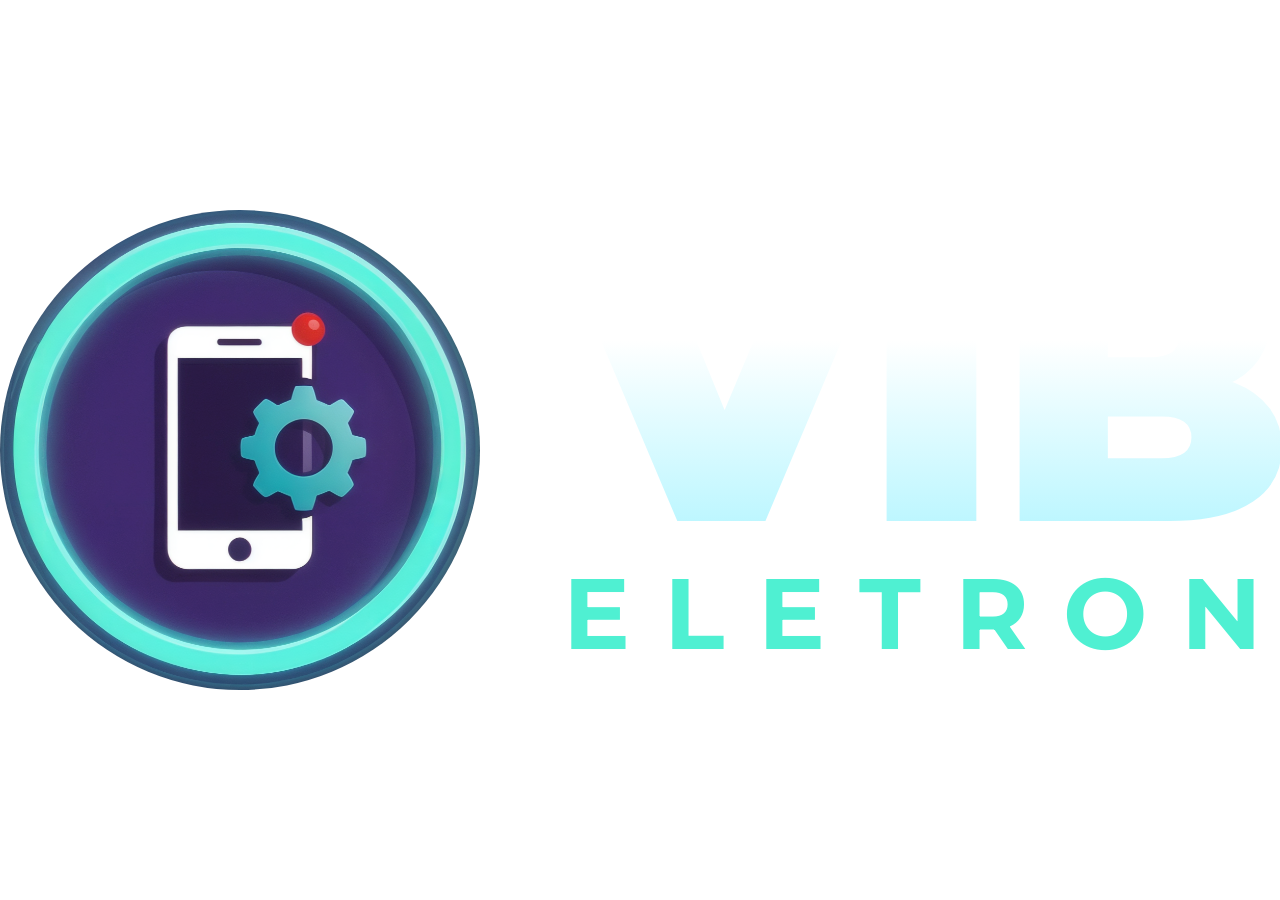
<file: fontes/logo.html>
<!doctype html>
<html lang="pt-BR">
<head>
<meta charset="utf-8">
<title>Vibe Eletronics — modelos de logo</title>
<link rel="stylesheet" href="marca.css">
<!-- Variações pelo endereço: logo.html#horizontal-escuro, #vertical-claro, #nome-escuro, #simbolo … -->
<script>document.documentElement.className = location.hash.slice(1).replace(/-/g, " ");</script>
<style>
  html, body { width: 100%; height: 100%; background: transparent; }
  body { display: grid; place-items: center; }
  .lockup { gap: 92px; }
  .logo { width: 480px; height: 480px; }
  .wordmark { gap: 60px; }
  .wordmark .vibe { font-size: 380px; }
  .wordmark .ele { font-size: 100px; }

  .vertical .lockup { flex-direction: column; gap: 84px; }
  .vertical .logo { width: 560px; height: 560px; }
  .nome .logo { display: none; }
  .simbolo .wordmark { display: none; }
  .simbolo .logo { width: 1024px; height: 1024px; }

  /* versão para fundo claro: sem degradê, tons escuros */
  .claro .wordmark .vibe { background: none; color: var(--bg1); }
  .claro .wordmark .ele { color: var(--mint-escuro); }
  /* versão de uma cor (branco) */
  .branco .wordmark .vibe { background: none; color: #fff; }
  .branco .wordmark .ele { color: #fff; }
</style>
</head>
<body>
  <div class="lockup">
    <div class="logo"><img src="simbolo-original.png" alt=""></div>
    <div class="wordmark">
      <span class="vibe">VIBE</span>
      <span class="ele"><i>E</i><i>L</i><i>E</i><i>T</i><i>R</i><i>O</i><i>N</i><i>I</i><i>C</i><i>S</i></span>
    </div>
  </div>
</body>
</html>
</file>
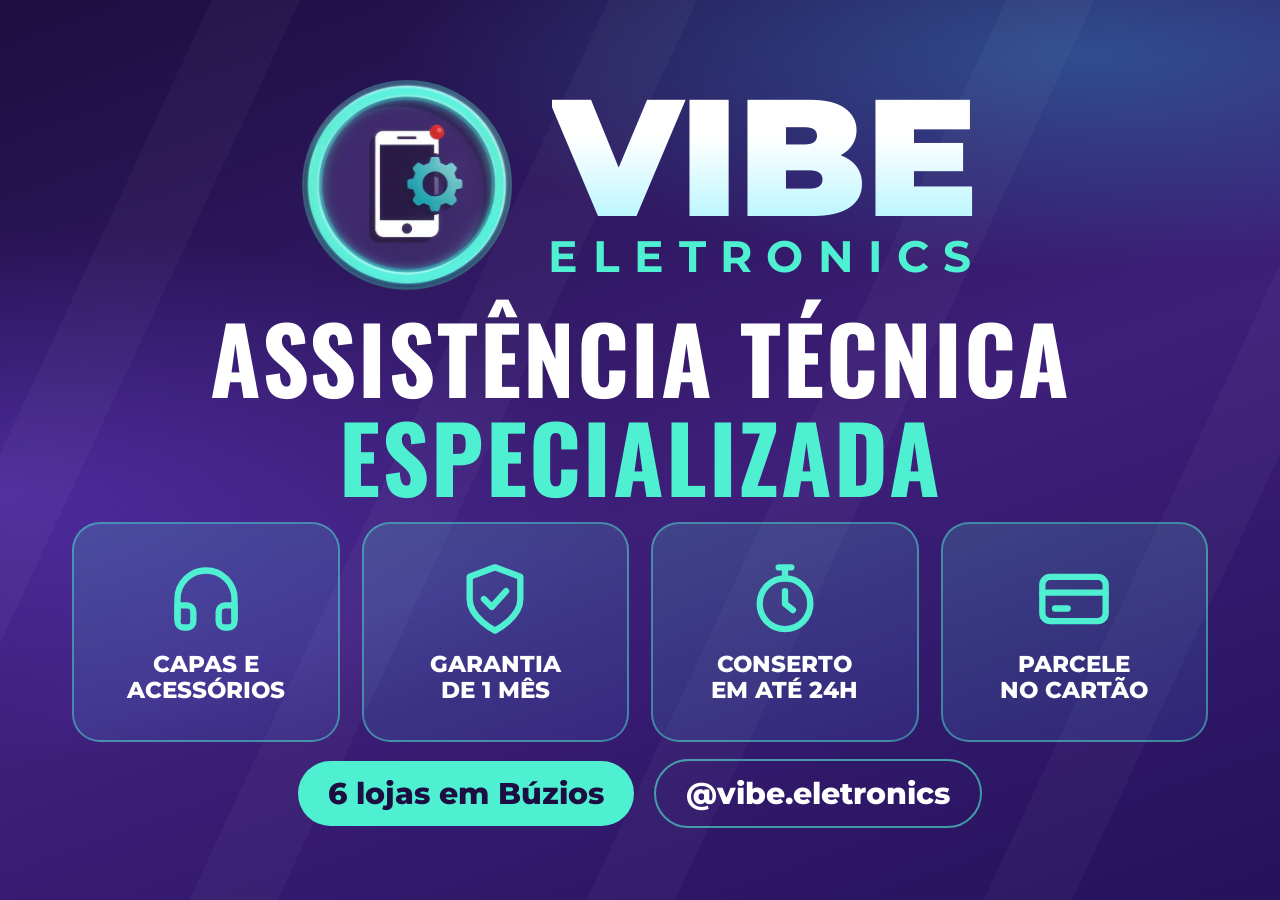
<file: fontes/social.html>
<!doctype html>
<html lang="pt-BR">
<head>
<meta charset="utf-8">
<title>Vibe Eletronics — artes para redes</title>
<link rel="stylesheet" href="marca.css">
<!-- Formatos pelo endereço: social.html#post (1080x1080), #story (1080x1920), #og (1200x630) -->
<!-- #og-site troca a legenda da capa para a da landing page -->
<script>document.documentElement.className = (location.hash.slice(1) || "post").replace(/-/g, " ");</script>
<style>
  html, body { width: 100%; height: 100%; background: var(--bg0); }
  .arte { width: 100%; height: 100%; display: flex; flex-direction: column; align-items: center; justify-content: space-between; text-align: center; }

  .lockup { justify-content: center; }
  .perks { display: grid; gap: 22px; width: 100%; }
  .perk {
    display: flex; flex-direction: column; align-items: center; justify-content: center; gap: 14px;
    border-radius: 28px; border: 2px solid rgba(79, 240, 210, 0.45);
    background: linear-gradient(160deg, rgba(79, 240, 210, 0.18), rgba(79, 140, 255, 0.12));
  }
  .perk svg { color: var(--mint); }
  .perk span { font-weight: 800; line-height: 1.15; text-transform: uppercase; }
  .servicos { list-style: none; display: grid; grid-template-columns: 1fr 1fr; gap: 18px 30px; width: 100%; text-align: left; }
  .servicos li { display: flex; align-items: center; gap: 16px; font-weight: 600; font-size: 38px; }
  .servicos li::before {
    content: ""; flex: none; width: 34px; height: 34px; border-radius: 50%;
    background: var(--mint) url("data:image/svg+xml,%3Csvg xmlns='http://www.w3.org/2000/svg' viewBox='0 0 24 24'%3E%3Cpath d='M6 12.5l4 4 8-9' fill='none' stroke='%231c0e40' stroke-width='3.2' stroke-linecap='round' stroke-linejoin='round'/%3E%3C/svg%3E") center/24px no-repeat;
  }
  .pe { display: flex; align-items: center; justify-content: center; gap: 20px; flex-wrap: wrap; }
  .pill { padding: 14px 30px; border-radius: 999px; font-weight: 800; }
  .pill.cheia { background: var(--mint); color: var(--bg1); }
  .pill.linha { border: 2px solid rgba(79, 240, 210, 0.6); }
  .kit { display: none; }

  /* ---------- Post 1080 x 1080 ---------- */
  .post .arte { padding: 80px 72px 72px; }
  .post .lockup { gap: 40px; }
  .post .logo { width: 210px; height: 210px; }
  .post .wordmark { gap: 26px; }
  .post .vibe { font-size: 166px; }
  .post .ele { font-size: 44px; }
  .post h1 { font-size: 92px; line-height: 1.08; }
  .post .servicos { display: none; }
  .post .perks { grid-template-columns: repeat(4, 1fr); }
  .post .perk { height: 220px; }
  .post .perk svg { width: 76px; height: 76px; }
  .post .perk span { font-size: 23px; }
  .post .pill { font-size: 30px; }

  /* ---------- Story 1080 x 1920 (margens livres para a interface do Instagram) ---------- */
  .story .arte { padding: 230px 76px 270px; }
  .story .lockup { gap: 40px; }
  .story .logo { width: 210px; height: 210px; }
  .story .wordmark { gap: 26px; }
  .story .vibe { font-size: 166px; }
  .story .ele { font-size: 44px; }
  .story h1 { font-size: 98px; line-height: 1.08; white-space: nowrap; }
  .story .servicos { gap: 16px 24px; }
  .story .servicos li { font-size: 34px; }
  .story .perks { grid-template-columns: repeat(2, 1fr); gap: 18px; }
  .story .perk { height: 150px; flex-direction: row; gap: 22px; text-align: left; }
  .story .perk svg { width: 70px; height: 70px; }
  .story .perk span { font-size: 28px; }
  .story .pill { font-size: 34px; padding: 16px 34px; }

  /* ---------- Capa de link 1200 x 630 ---------- */
  .og .arte { padding: 70px; justify-content: center; gap: 56px; }
  .og .lockup { gap: 44px; }
  .og .logo { width: 230px; height: 230px; }
  .og .wordmark { gap: 28px; }
  .og .vibe { font-size: 180px; }
  .og .ele { font-size: 48px; }
  .og h1, .og .servicos, .og .perks, .og .pe { display: none; }
  .og .kit { display: block; font-size: 34px; letter-spacing: 5px; white-space: nowrap; }
  .og .kit.k2, .og.site .kit.k1 { display: none; }
  .og.site .kit.k2 { display: block; }
</style>
</head>
<body>
<main class="arte">

  <div class="lockup">
    <div class="logo"><img src="simbolo-original.png" alt=""></div>
    <div class="wordmark">
      <span class="vibe">VIBE</span>
      <span class="ele"><i>E</i><i>L</i><i>E</i><i>T</i><i>R</i><i>O</i><i>N</i><i>I</i><i>C</i><i>S</i></span>
    </div>
  </div>

  <h1 class="oswald">Assistência técnica<br><span class="mint">especializada</span></h1>
  <p class="kit k1 oswald">Media kit <span class="mint">2026</span> · Armação dos Búzios, RJ</p>
  <p class="kit k2 oswald">Assistência técnica <span class="mint">e eletrônicos</span> · Búzios</p>

  <ul class="servicos">
    <li>Tela / frontal</li><li>Banho químico</li>
    <li>Bateria</li><li>Desoxidação</li>
    <li>Conector de carga</li><li>Limpeza interna</li>
    <li>Placa de carga</li><li>Software e vírus</li>
  </ul>

  <div class="perks">
    <div class="perk"><svg viewBox="0 0 24 24" fill="none" stroke="currentColor" stroke-width="2" stroke-linecap="round" stroke-linejoin="round"><path d="M3 18v-6a9 9 0 0 1 18 0v6"/><path d="M21 19a2 2 0 0 1-2 2h-1a2 2 0 0 1-2-2v-3a2 2 0 0 1 2-2h3zM3 19a2 2 0 0 0 2 2h1a2 2 0 0 0 2-2v-3a2 2 0 0 0-2-2H3z"/></svg><span>Capas e<br>acessórios</span></div>
    <div class="perk"><svg viewBox="0 0 24 24" fill="none" stroke="currentColor" stroke-width="2" stroke-linecap="round" stroke-linejoin="round"><path d="M12 22s8-4 8-10V5l-8-3-8 3v7c0 6 8 10 8 10z"/><path d="M8.5 12l2.5 2.5 4.5-5"/></svg><span>Garantia<br>de 1 mês</span></div>
    <div class="perk"><svg viewBox="0 0 24 24" fill="none" stroke="currentColor" stroke-width="2" stroke-linecap="round" stroke-linejoin="round"><circle cx="12" cy="13.5" r="8"/><path d="M12 9.5v4l2.5 2M10 2h4M12 2v3.5"/></svg><span>Conserto<br>em até 24h</span></div>
    <div class="perk"><svg viewBox="0 0 24 24" fill="none" stroke="currentColor" stroke-width="2" stroke-linecap="round" stroke-linejoin="round"><rect x="2" y="5" width="20" height="14" rx="2.5"/><path d="M2 10h20M6 15h4"/></svg><span>Parcele<br>no cartão</span></div>
  </div>

  <div class="pe">
    <span class="pill cheia">6 lojas em Búzios</span>
    <span class="pill linha">@vibe.eletronics</span>
  </div>

</main>
</body>
</html>
</file>
<file: fontes/marca.css>
@import url("https://fonts.googleapis.com/css2?family=Montserrat:wght@500;600;700;800;900&family=Oswald:wght@500;600;700&display=swap");

/* Base da marca Vibe Eletronics, usada pelos modelos de logo e de redes sociais. */
:root {
  --bg0: #0b0520;
  --bg1: #1c0e40;
  --bg2: #3e1f7a;
  --mint: #4ff0d2;
  --mint-escuro: #0b8f7b;
  --cyan: #2fd8ff;
  --muted: #cfc6f2;
}
* { box-sizing: border-box; margin: 0; padding: 0; }
body { font-family: "Montserrat", sans-serif; color: #fff; }

/* Assinatura: "VIBE" define a largura; "ELETRONICS" vai de ponta a ponta. */
.lockup { display: flex; align-items: center; }
.logo { flex: none; border-radius: 50%; overflow: hidden; }
.logo img { display: block; width: 100%; height: 100%; object-fit: cover; transform: scale(1.2); }
.wordmark { display: inline-flex; flex-direction: column; }
.wordmark .vibe {
  display: block; font-weight: 900; line-height: 0.7;
  padding: 0.04em 0; margin: -0.04em 0;
  background: linear-gradient(180deg, #ffffff 35%, #b9f6ff 100%);
  -webkit-background-clip: text; background-clip: text; color: transparent;
}
.wordmark .ele {
  display: flex; justify-content: space-between;
  font-weight: 700; line-height: 0.7; color: var(--mint);
  margin-left: -0.087em; margin-right: 0.153em;
}
.wordmark .ele i { font-style: normal; }

/* Fundo padrão das artes */
.arte {
  position: relative; overflow: hidden;
  background:
    radial-gradient(90% 40% at 85% 6%, rgba(47, 216, 255, 0.28), transparent 60%),
    radial-gradient(80% 50% at 0% 55%, rgba(124, 77, 255, 0.35), transparent 60%),
    linear-gradient(160deg, var(--bg1) 0%, var(--bg2) 55%, #24125a 100%);
}
.arte::before {
  content: ""; position: absolute; inset: -20%;
  background: repeating-linear-gradient(115deg,
      transparent 0 140px, rgba(255, 255, 255, 0.03) 140px 220px, transparent 220px 360px);
}
.arte > * { position: relative; z-index: 1; }
.oswald { font-family: "Oswald", sans-serif; font-weight: 700; text-transform: uppercase; letter-spacing: 2px; }
.mint { color: var(--mint); }
</file>
